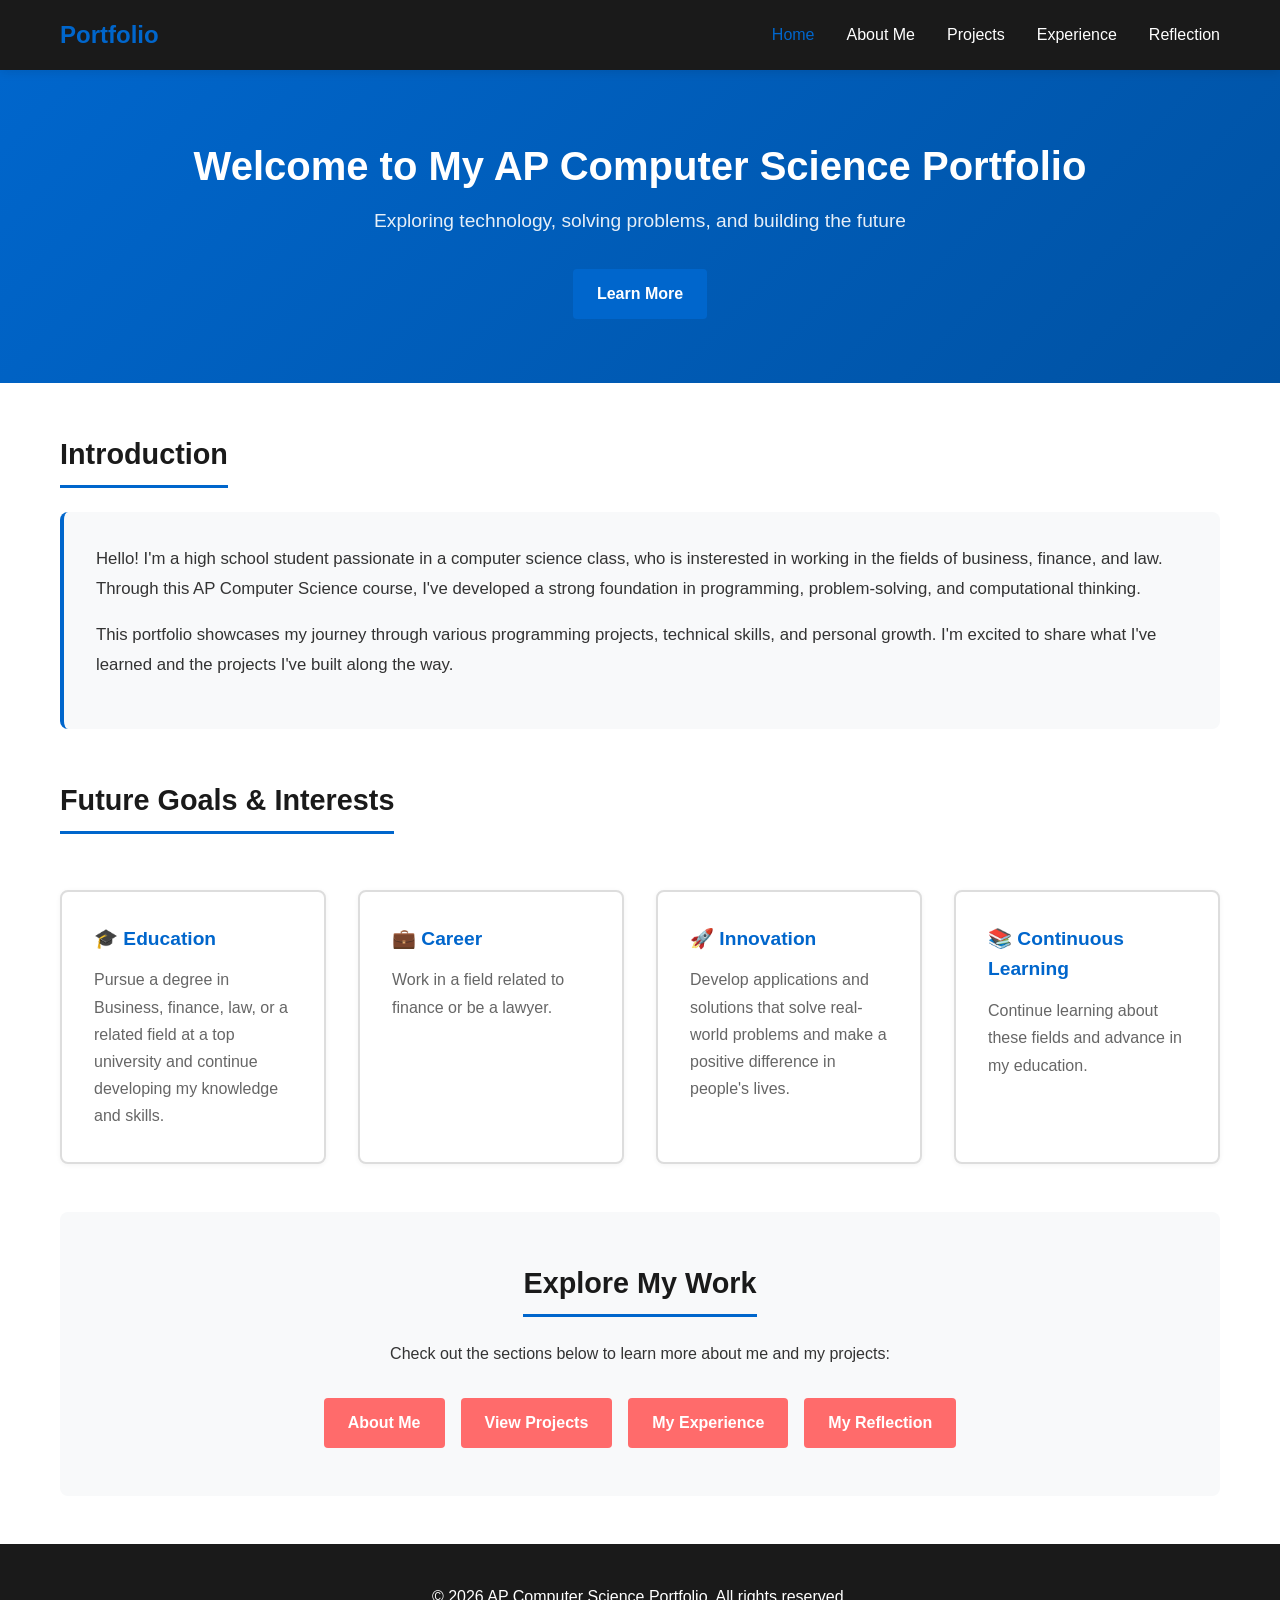
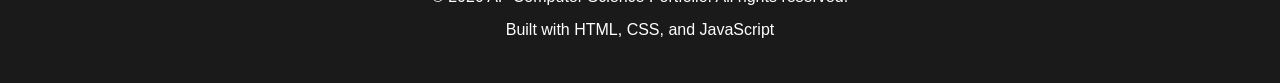
<file: index.html>
<!DOCTYPE html>
<html lang="en">
<head>
    <meta charset="UTF-8">
    <meta name="viewport" content="width=device-width, initial-scale=1.0">
    <title>Home - AP Computer Science Portfolio</title>
    <link rel="stylesheet" href="styles.css">
</head>
<body>
    <nav class="navbar">
        <div class="container">
            <div class="logo">Portfolio</div>
            <ul class="nav-links">
                <li><a href="index.html" class="active">Home</a></li>
                <li><a href="about.html">About Me</a></li>
                <li><a href="projects.html">Projects</a></li>
                <li><a href="experience.html">Experience</a></li>
                <li><a href="reflection.html">Reflection</a></li>
            </ul>
        </div>
    </nav>

    <header class="hero">
        <div class="container">
            <h1>Welcome to My AP Computer Science Portfolio</h1>
            <p class="tagline">Exploring technology, solving problems, and building the future</p>
            <a href="#introduction" class="btn btn-primary">Learn More</a>
        </div>
    </header>

    <main class="container">
        <section id="introduction" class="intro-section">
            <h2>Introduction</h2>
            <div class="intro-content">
                <p>
                    Hello! I'm a high school student passionate in a computer science class, who is insterested in working in the fields of business, finance, and law. 
                    Through this AP Computer Science course, I've developed a strong foundation in programming, 
                    problem-solving, and computational thinking.
                </p>
                <p>
                    This portfolio showcases my journey through various programming projects, technical skills, 
                    and personal growth. I'm excited to share what I've learned and the projects I've built along the way.
                </p>
            </div>
        </section>

        <section class="goals-section">
            <h2>Future Goals & Interests</h2>
            <div class="goals-grid">
                <div class="goal-card">
                    <h3>🎓 Education</h3>
                    <p>Pursue a degree in Business, finance, law, or a related field at a top university and continue developing my knowledge and skills.</p>
                </div>
                <div class="goal-card">
                    <h3>💼 Career</h3>
                    <p>Work in a field related to finance or be a lawyer.</p>
                </div>
                <div class="goal-card">
                    <h3>🚀 Innovation</h3>
                    <p>Develop applications and solutions that solve real-world problems and make a positive difference in people's lives.</p>
                </div>
                <div class="goal-card">
                    <h3>📚 Continuous Learning</h3>
                    <p>Continue learning about these fields and advance in my education.</p>
                </div>
            </div>
        </section>

        <section class="cta-section">
            <h2>Explore My Work</h2>
            <p>Check out the sections below to learn more about me and my projects:</p>
            <div class="cta-buttons">
                <a href="about.html" class="btn btn-secondary">About Me</a>
                <a href="projects.html" class="btn btn-secondary">View Projects</a>
                <a href="experience.html" class="btn btn-secondary">My Experience</a>
                <a href="reflection.html" class="btn btn-secondary">My Reflection</a>
            </div>
        </section>
    </main>

    <footer class="footer">
        <div class="container">
            <p>&copy; 2026 AP Computer Science Portfolio. All rights reserved.</p>
            <p>Built with HTML, CSS, and JavaScript</p>
        </div>
    </footer>
</body>
</html>
</file>
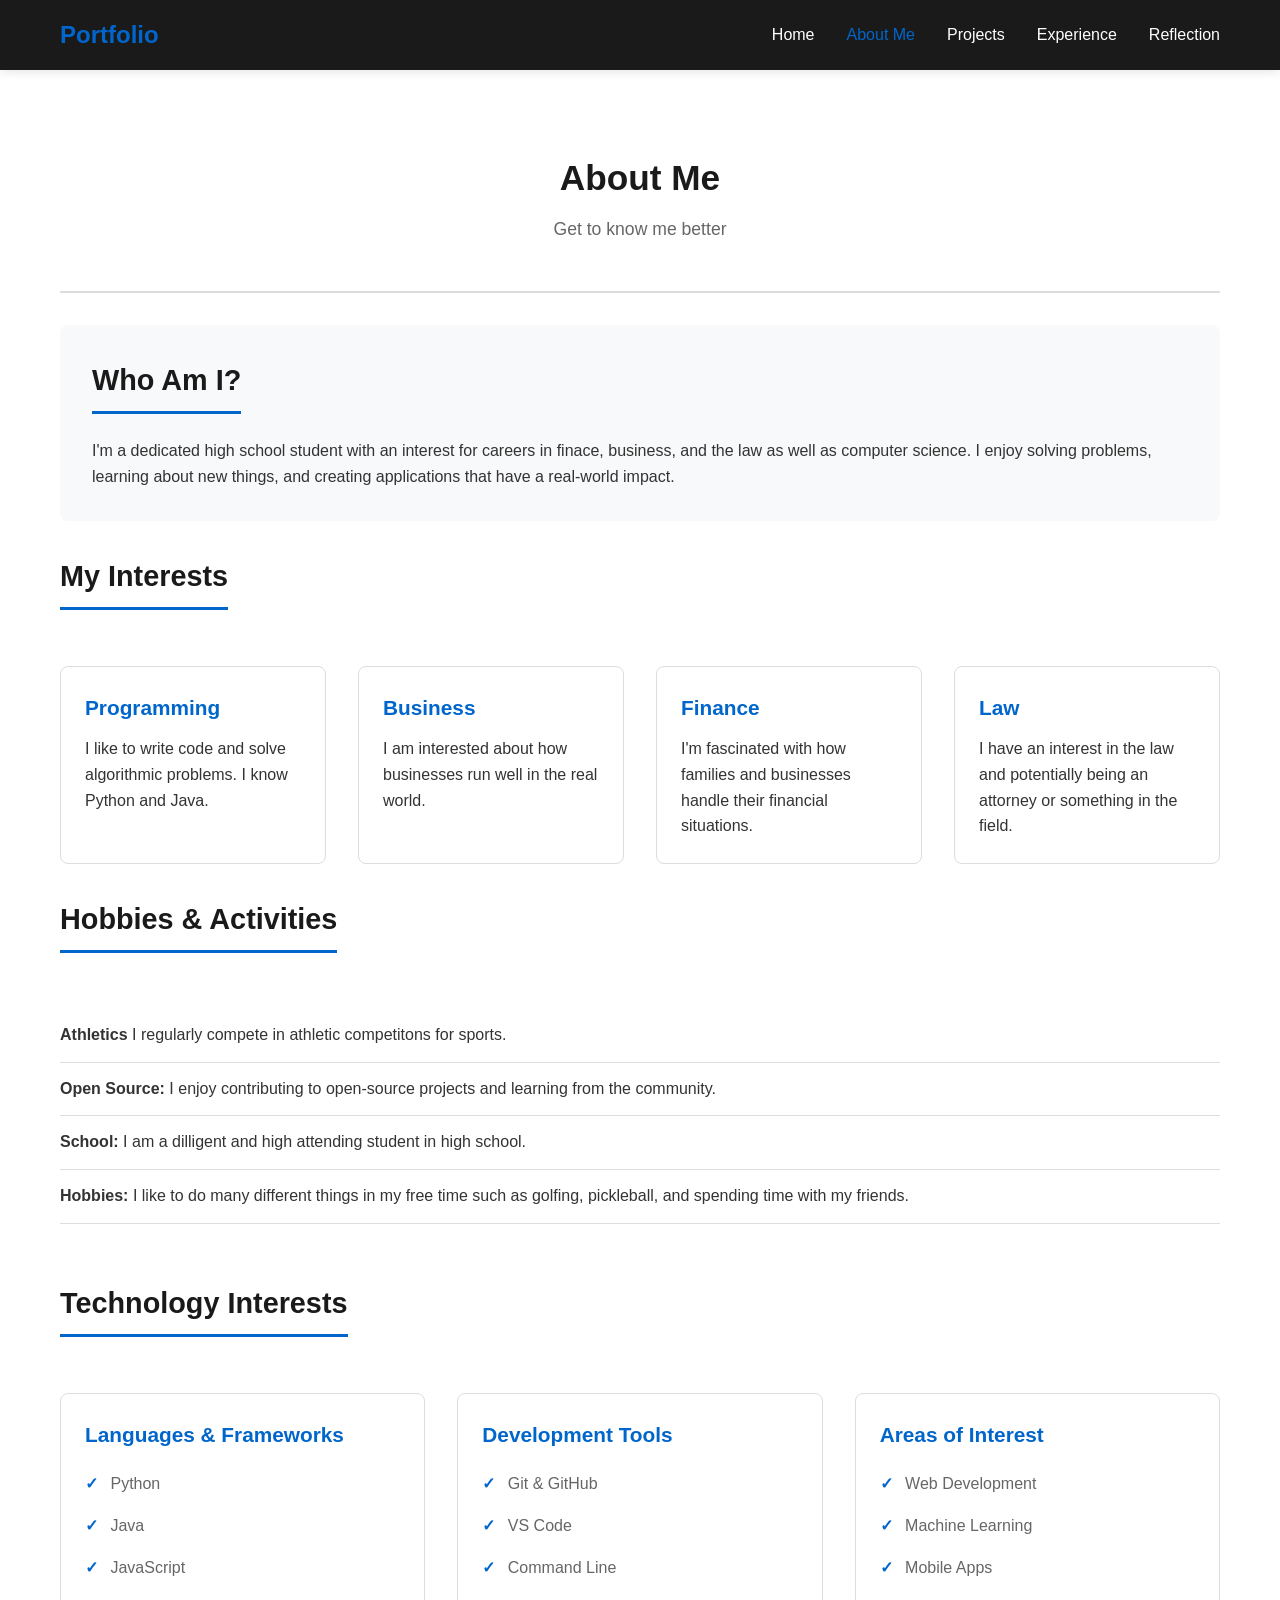
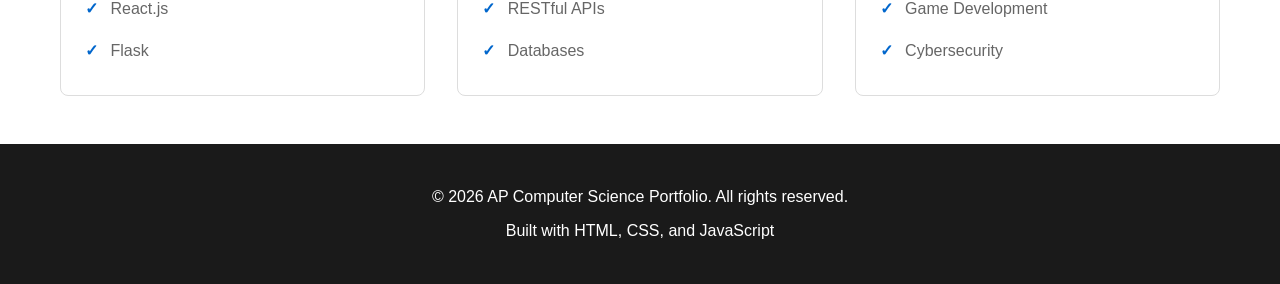
<file: about.html>
<!DOCTYPE html>
<html lang="en">
<head>
    <meta charset="UTF-8">
    <meta name="viewport" content="width=device-width, initial-scale=1.0">
    <title>About Me - AP Computer Science Portfolio</title>
    <link rel="stylesheet" href="styles.css">
</head>
<body>
    <nav class="navbar">
        <div class="container">
            <div class="logo">Portfolio</div>
            <ul class="nav-links">
                <li><a href="index.html">Home</a></li>
                <li><a href="about.html" class="active">About Me</a></li>
                <li><a href="projects.html">Projects</a></li>
                <li><a href="experience.html">Experience</a></li>
                <li><a href="reflection.html">Reflection</a></li>
            </ul>
        </div>
    </nav>

    <main class="container">
        <section class="page-header">
            <h1>About Me</h1>
            <p class="subtitle">Get to know me better</p>
        </section>

        <section class="about-content">
            <div class="about-intro">
                <h2>Who Am I?</h2>
                <p>
                    I'm a dedicated high school student with an interest for careers in finace, business, and the law as well as computer science. 
                    I enjoy solving problems, learning about new things, and creating applications 
                    that have a real-world impact.
                </p>
            </div>

            <section class="interests-section">
                <h2>My Interests</h2>
                <div class="interests-grid">
                    <div class="interest-card">
                        <h3>Programming</h3>
                        <p>I like to write code and solve algorithmic problems. I know Python and Java.</p>
                    </div>
                    <div class="interest-card">
                        <h3>Business</h3>
                        <p>I am interested about how businesses run well in the real world.</p></p>
                    </div>
                    <div class="interest-card">
                        <h3>Finance</h3>
                        <p>I'm fascinated with how families and businesses handle their financial situations.</p>
                    </div>
                    <div class="interest-card">
                        <h3>Law</h3>
                        <p>I have an interest in the law and potentially being an attorney or something in the field.</p>
                    </div>
                </div>
            </section>

            <section class="hobbies-section">
                <h2>Hobbies & Activities</h2>
                <ul class="hobbies-list">
                    <li><strong>Athletics</strong> I regularly compete in athletic competitons for sports.</li>
                    <li><strong>Open Source:</strong> I enjoy contributing to open-source projects and learning from the community.</li>
                    <li><strong>School:</strong> I am a dilligent and high attending student in high school.</li>
                    <li><strong>Hobbies:</strong> I like to do many different things in my free time such as golfing, pickleball, and spending time with my friends.</li>
                    <li><strong></strong></li>
                </ul>
            </section>

            <section class="tech-interests-section">
                <h2>Technology Interests</h2>
                <div class="tech-categories">
                    <div class="tech-category">
                        <h3>Languages & Frameworks</h3>
                        <ul>
                            <li>Python</li>
                            <li>Java</li>
                            <li>JavaScript</li>
                            <li>React.js</li>
                            <li>Flask</li>
                        </ul>
                    </div>
                    <div class="tech-category">
                        <h3>Development Tools</h3>
                        <ul>
                            <li>Git & GitHub</li>
                            <li>VS Code</li>
                            <li>Command Line</li>
                            <li>RESTful APIs</li>
                            <li>Databases</li>
                        </ul>
                    </div>
                    <div class="tech-category">
                        <h3>Areas of Interest</h3>
                        <ul>
                            <li>Web Development</li>
                            <li>Machine Learning</li>
                            <li>Mobile Apps</li>
                            <li>Game Development</li>
                            <li>Cybersecurity</li>
                        </ul>
                    </div>
                </div>
            </section>
        </section>
    </main>

    <footer class="footer">
        <div class="container">
            <p>&copy; 2026 AP Computer Science Portfolio. All rights reserved.</p>
            <p>Built with HTML, CSS, and JavaScript</p>
        </div>
    </footer>
</body>
</html>
</file>
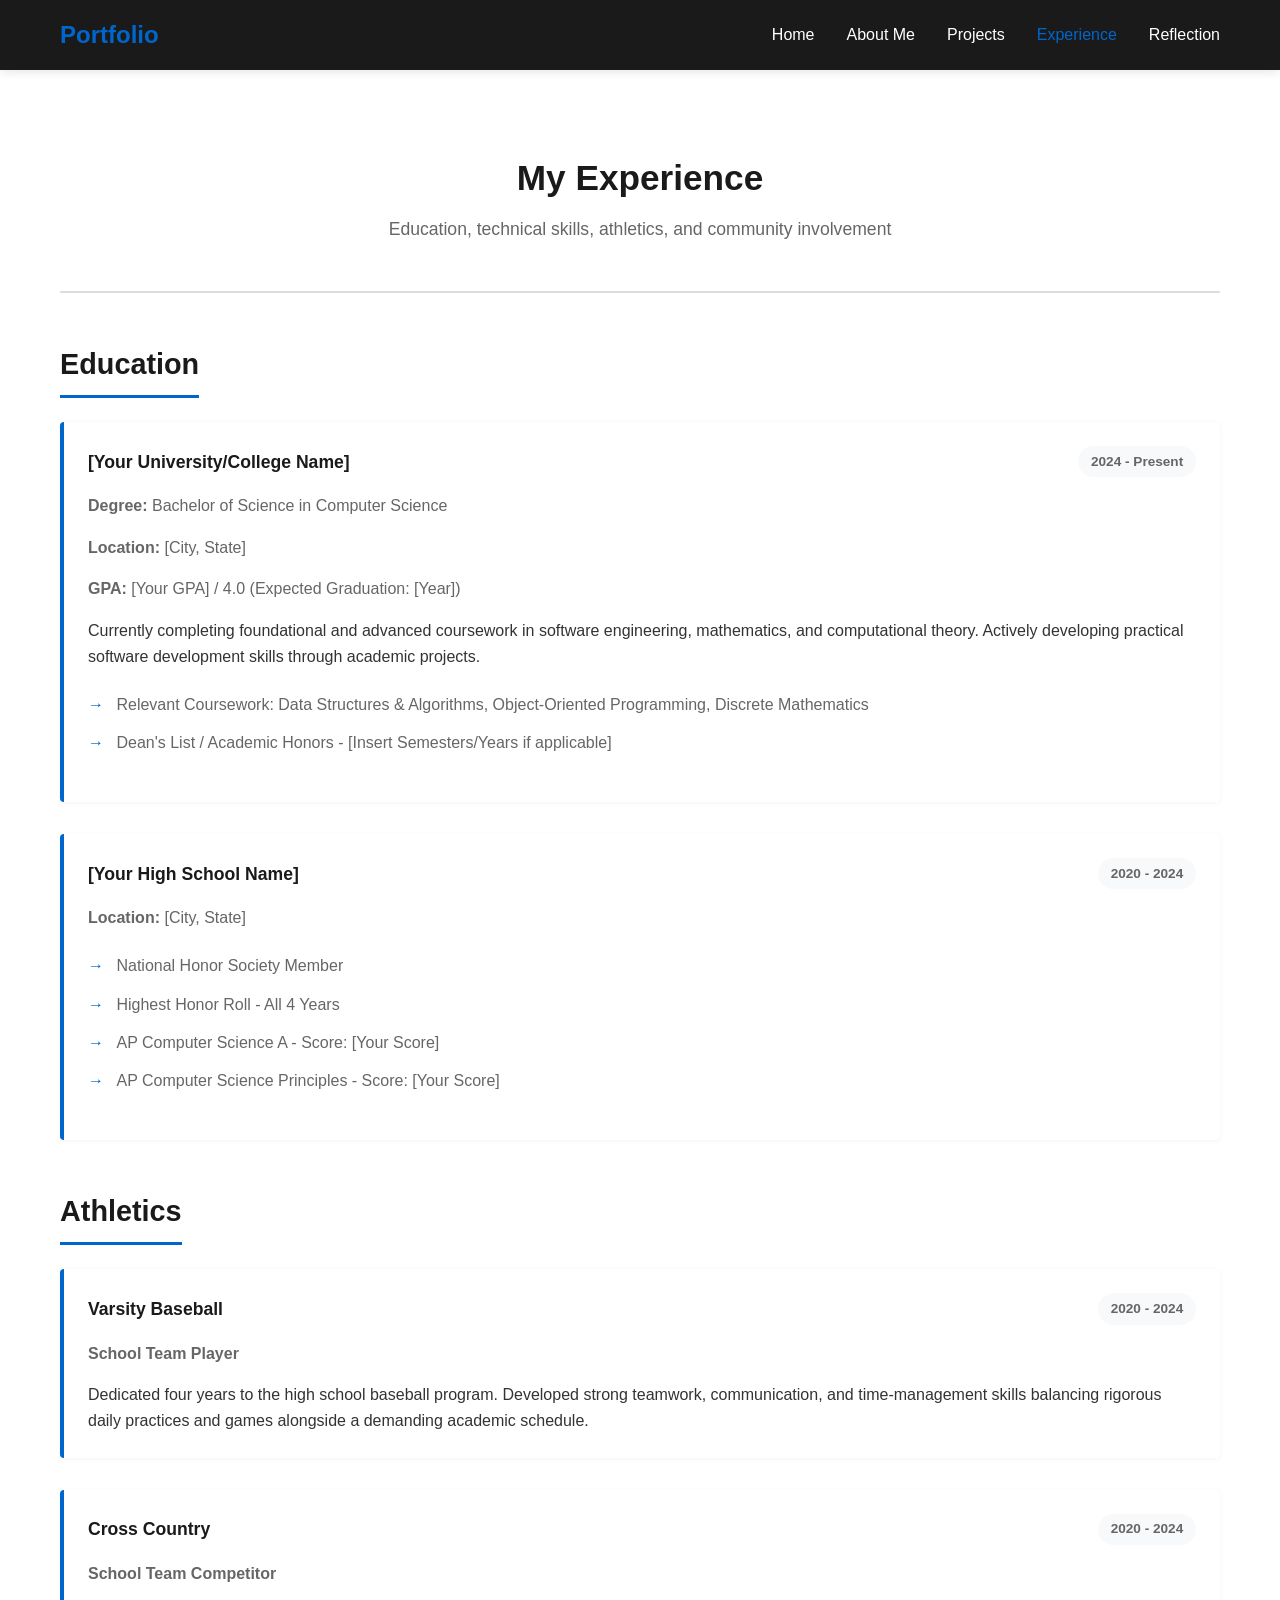
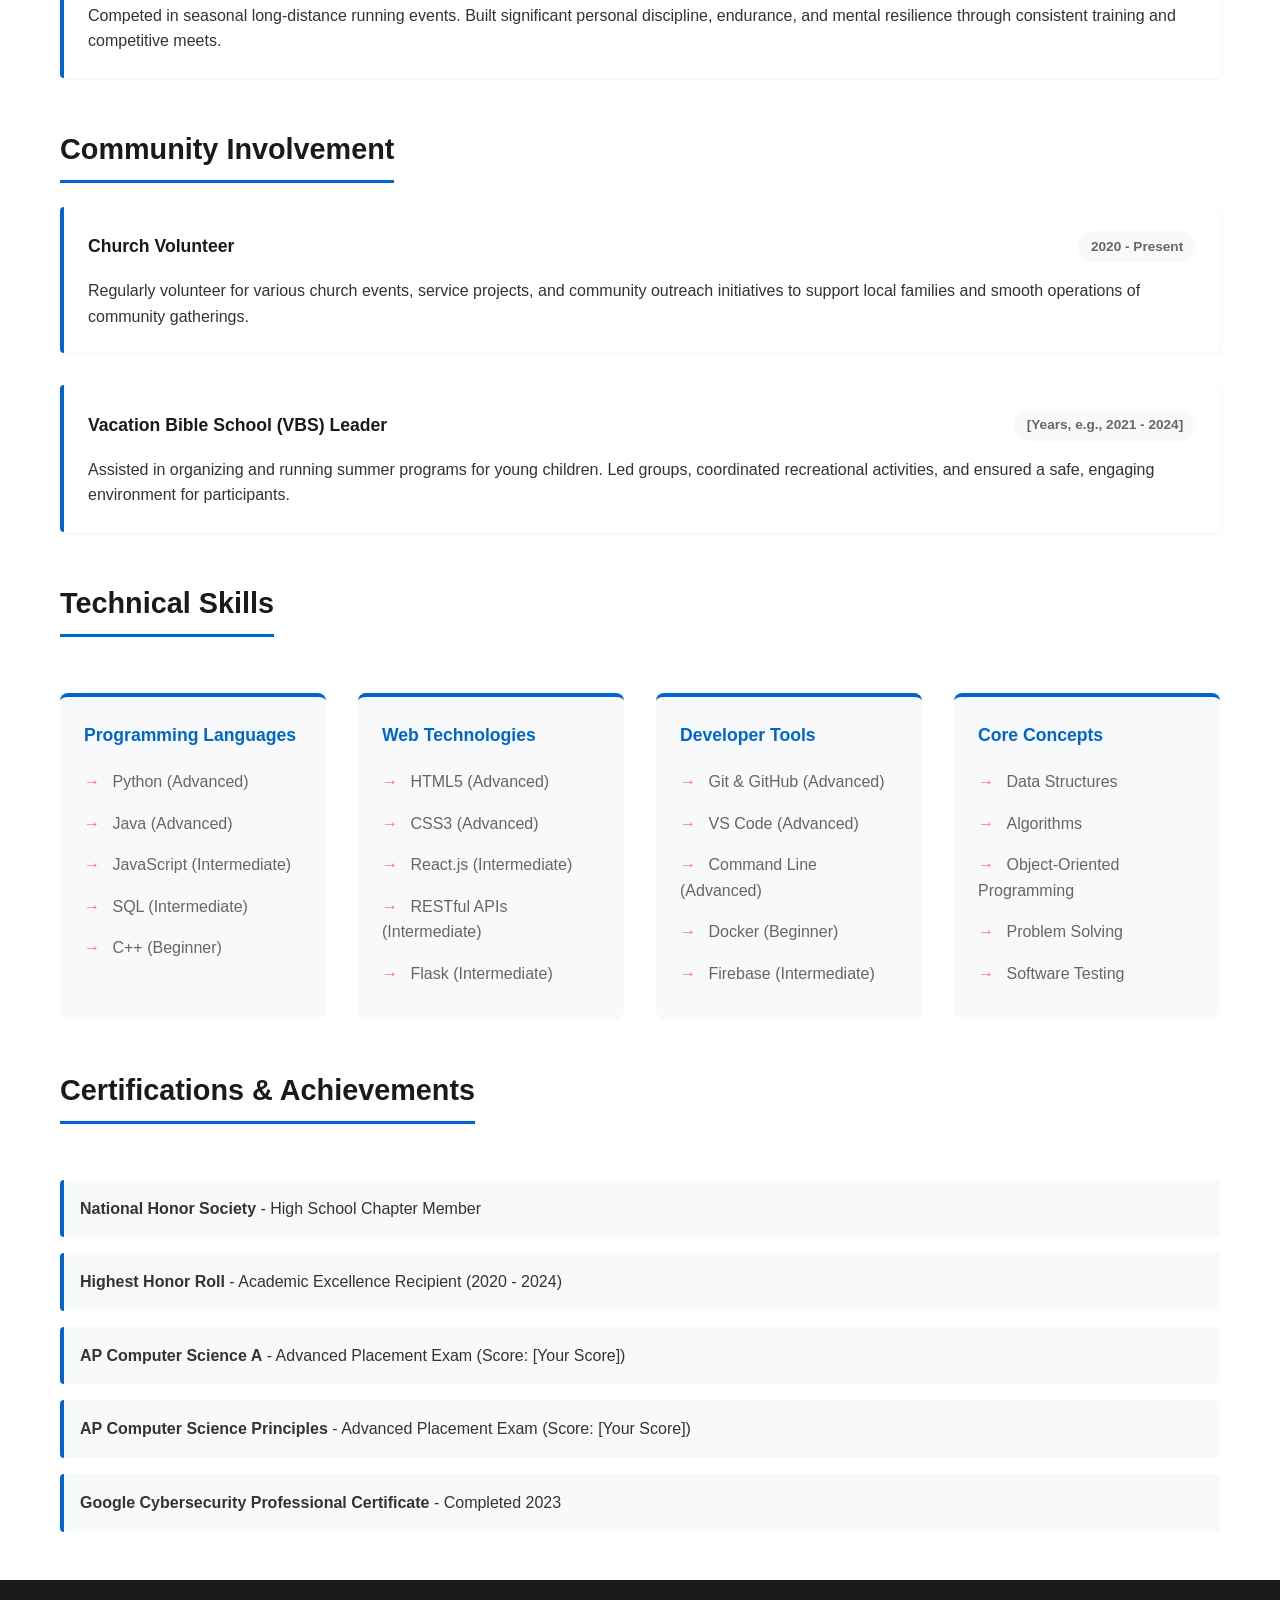
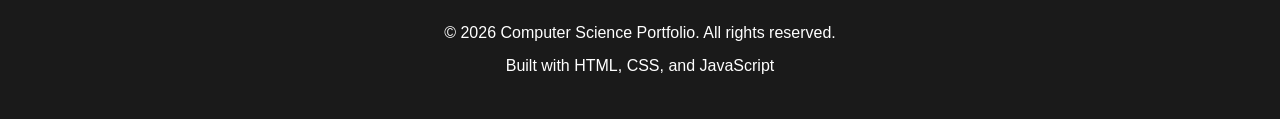
<file: experience.html>
<!DOCTYPE html>
<html lang="en">
<head>
    <meta charset="UTF-8">
    <meta name="viewport" content="width=device-width, initial-scale=1.0">
    <title>Experience - Computer Science Portfolio</title>
    <link rel="stylesheet" href="styles.css">
</head>
<body>
    <nav class="navbar">
        <div class="container">
            <div class="logo">Portfolio</div>
            <ul class="nav-links">
                <li><a href="index.html">Home</a></li>
                <li><a href="about.html">About Me</a></li>
                <li><a href="projects.html">Projects</a></li>
                <li><a href="experience.html" class="active">Experience</a></li>
                <li><a href="reflection.html">Reflection</a></li>
            </ul>
        </div>
    </nav>

    <main class="container">
        <section class="page-header">
            <h1>My Experience</h1>
            <p class="subtitle">Education, technical skills, athletics, and community involvement</p>
        </section>

        <!-- Education Section -->
        <section class="experience-section">
            <h2>Education</h2>
            
            <div class="experience-item">
                <div class="experience-header">
                    <h3>[Your University/College Name]</h3>
                    <span class="year">2024 - Present</span>
                </div>
                <p class="details"><strong>Degree:</strong> Bachelor of Science in Computer Science</p>
                <p class="details"><strong>Location:</strong> [City, State]</p>
                <p class="details"><strong>GPA:</strong> [Your GPA] / 4.0 (Expected Graduation: [Year])</p>
                <p>Currently completing foundational and advanced coursework in software engineering, mathematics, and computational theory. Actively developing practical software development skills through academic projects.</p>
                <ul class="highlights">
                    <li>Relevant Coursework: Data Structures & Algorithms, Object-Oriented Programming, Discrete Mathematics</li>
                    <li>Dean's List / Academic Honors - [Insert Semesters/Years if applicable]</li>
                </ul>
            </div>

            <div class="experience-item">
                <div class="experience-header">
                    <h3>[Your High School Name]</h3>
                    <span class="year">2020 - 2024</span>
                </div>
                <p class="details"><strong>Location:</strong> [City, State]</p>
                <ul class="highlights">
                    <li>National Honor Society Member</li>
                    <li>Highest Honor Roll - All 4 Years</li>
                    <li>AP Computer Science A - Score: [Your Score]</li>
                    <li>AP Computer Science Principles - Score: [Your Score]</li>
                </ul>
            </div>
        </section>

        <!-- Athletics Section -->
        <section class="experience-section">
            <h2>Athletics</h2>
            
            <div class="experience-item">
                <div class="experience-header">
                    <h3>Varsity Baseball</h3>
                    <span class="year">2020 - 2024</span>
                </div>
                <p class="details"><strong>School Team Player</strong></p>
                <p>Dedicated four years to the high school baseball program. Developed strong teamwork, communication, and time-management skills balancing rigorous daily practices and games alongside a demanding academic schedule.</p>
            </div>

            <div class="experience-item">
                <div class="experience-header">
                    <h3>Cross Country</h3>
                    <span class="year">2020 - 2024</span>
                </div>
                <p class="details"><strong>School Team Competitor</strong></p>
                <p>Competed in seasonal long-distance running events. Built significant personal discipline, endurance, and mental resilience through consistent training and competitive meets.</p>
            </div>
        </section>

        <!-- Community Involvement Section -->
        <section class="experience-section">
            <h2>Community Involvement</h2>
            
            <div class="experience-item">
                <div class="experience-header">
                    <h3>Church Volunteer</h3>
                    <span class="year">2020 - Present</span>
                </div>
                <p>Regularly volunteer for various church events, service projects, and community outreach initiatives to support local families and smooth operations of community gatherings.</p>
            </div>

            <div class="experience-item">
                <div class="experience-header">
                    <h3>Vacation Bible School (VBS) Leader</h3>
                    <span class="year">[Years, e.g., 2021 - 2024]</span>
                </div>
                <p>Assisted in organizing and running summer programs for young children. Led groups, coordinated recreational activities, and ensured a safe, engaging environment for participants.</p>
            </div>
        </section>

        <!-- Technical Skills Section -->
        <section class="experience-section">
            <h2>Technical Skills</h2>
            
            <div class="skills-grid">
                <div class="skill-category">
                    <h3>Programming Languages</h3>
                    <ul class="skill-list">
                        <li>Python (Advanced)</li>
                        <li>Java (Advanced)</li>
                        <li>JavaScript (Intermediate)</li>
                        <li>SQL (Intermediate)</li>
                        <li>C++ (Beginner)</li>
                    </ul>
                </div>

                <div class="skill-category">
                    <h3>Web Technologies</h3>
                    <ul class="skill-list">
                        <li>HTML5 (Advanced)</li>
                        <li>CSS3 (Advanced)</li>
                        <li>React.js (Intermediate)</li>
                        <li>RESTful APIs (Intermediate)</li>
                        <li>Flask (Intermediate)</li>
                    </ul>
                </div>

                <div class="skill-category">
                    <h3>Developer Tools</h3>
                    <ul class="skill-list">
                        <li>Git & GitHub (Advanced)</li>
                        <li>VS Code (Advanced)</li>
                        <li>Command Line (Advanced)</li>
                        <li>Docker (Beginner)</li>
                        <li>Firebase (Intermediate)</li>
                    </ul>
                </div>

                <div class="skill-category">
                    <h3>Core Concepts</h3>
                    <ul class="skill-list">
                        <li>Data Structures</li>
                        <li>Algorithms</li>
                        <li>Object-Oriented Programming</li>
                        <li>Problem Solving</li>
                        <li>Software Testing</li>
                    </ul>
                </div>
            </div>
        </section>

        <!-- Certifications Section -->
        <section class="experience-section">
            <h2>Certifications & Achievements</h2>
            
            <ul class="achievements-list">
                <li>
                    <strong>National Honor Society</strong> - High School Chapter Member
                </li>
                <li>
                    <strong>Highest Honor Roll</strong> - Academic Excellence Recipient (2020 - 2024)
                </li>
                <li>
                    <strong>AP Computer Science A</strong> - Advanced Placement Exam (Score: [Your Score])
                </li>
                <li>
                    <strong>AP Computer Science Principles</strong> - Advanced Placement Exam (Score: [Your Score])
                </li>
                <li>
                    <strong>Google Cybersecurity Professional Certificate</strong> - Completed 2023
                </li>
            </ul>
        </section>
    </main>

    <footer class="footer">
        <div class="container">
            <p>&copy; 2026 Computer Science Portfolio. All rights reserved.</p>
            <p>Built with HTML, CSS, and JavaScript</p>
        </div>
    </footer>
</body>
</html>
</file>
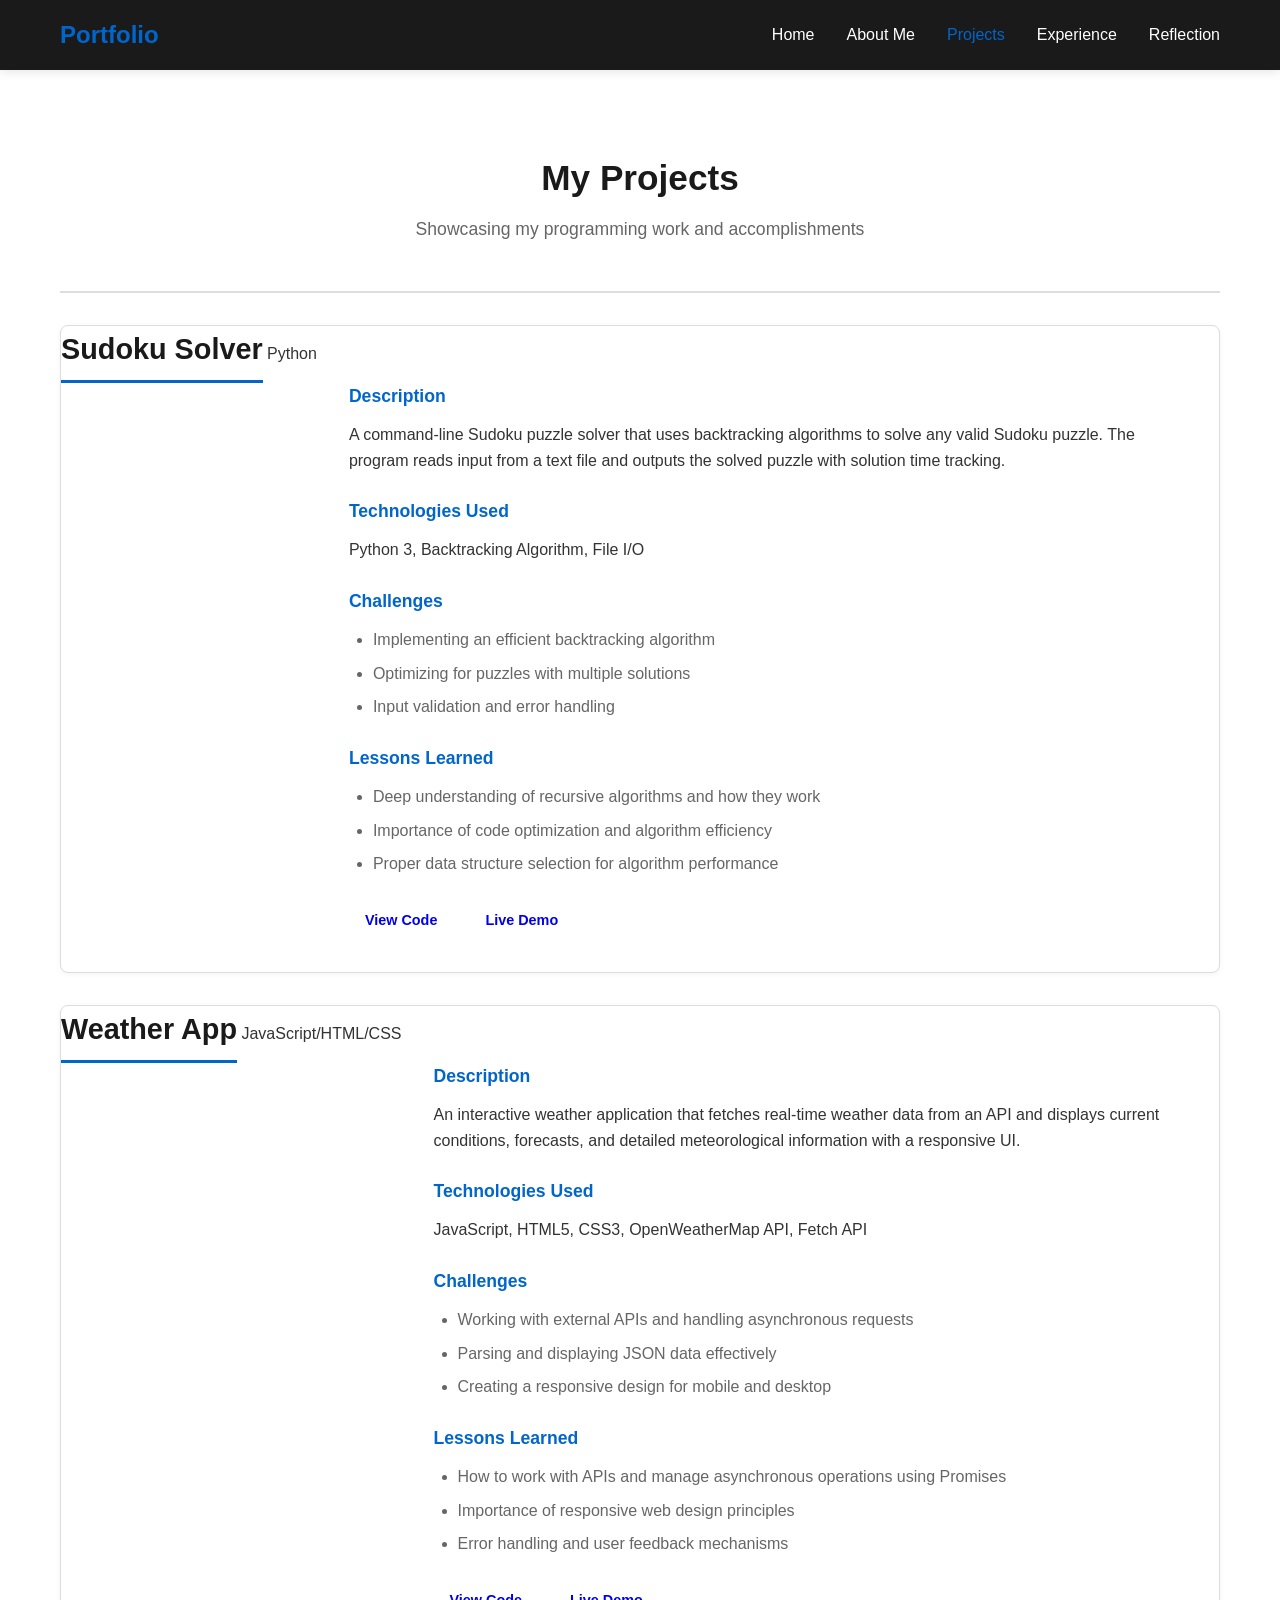
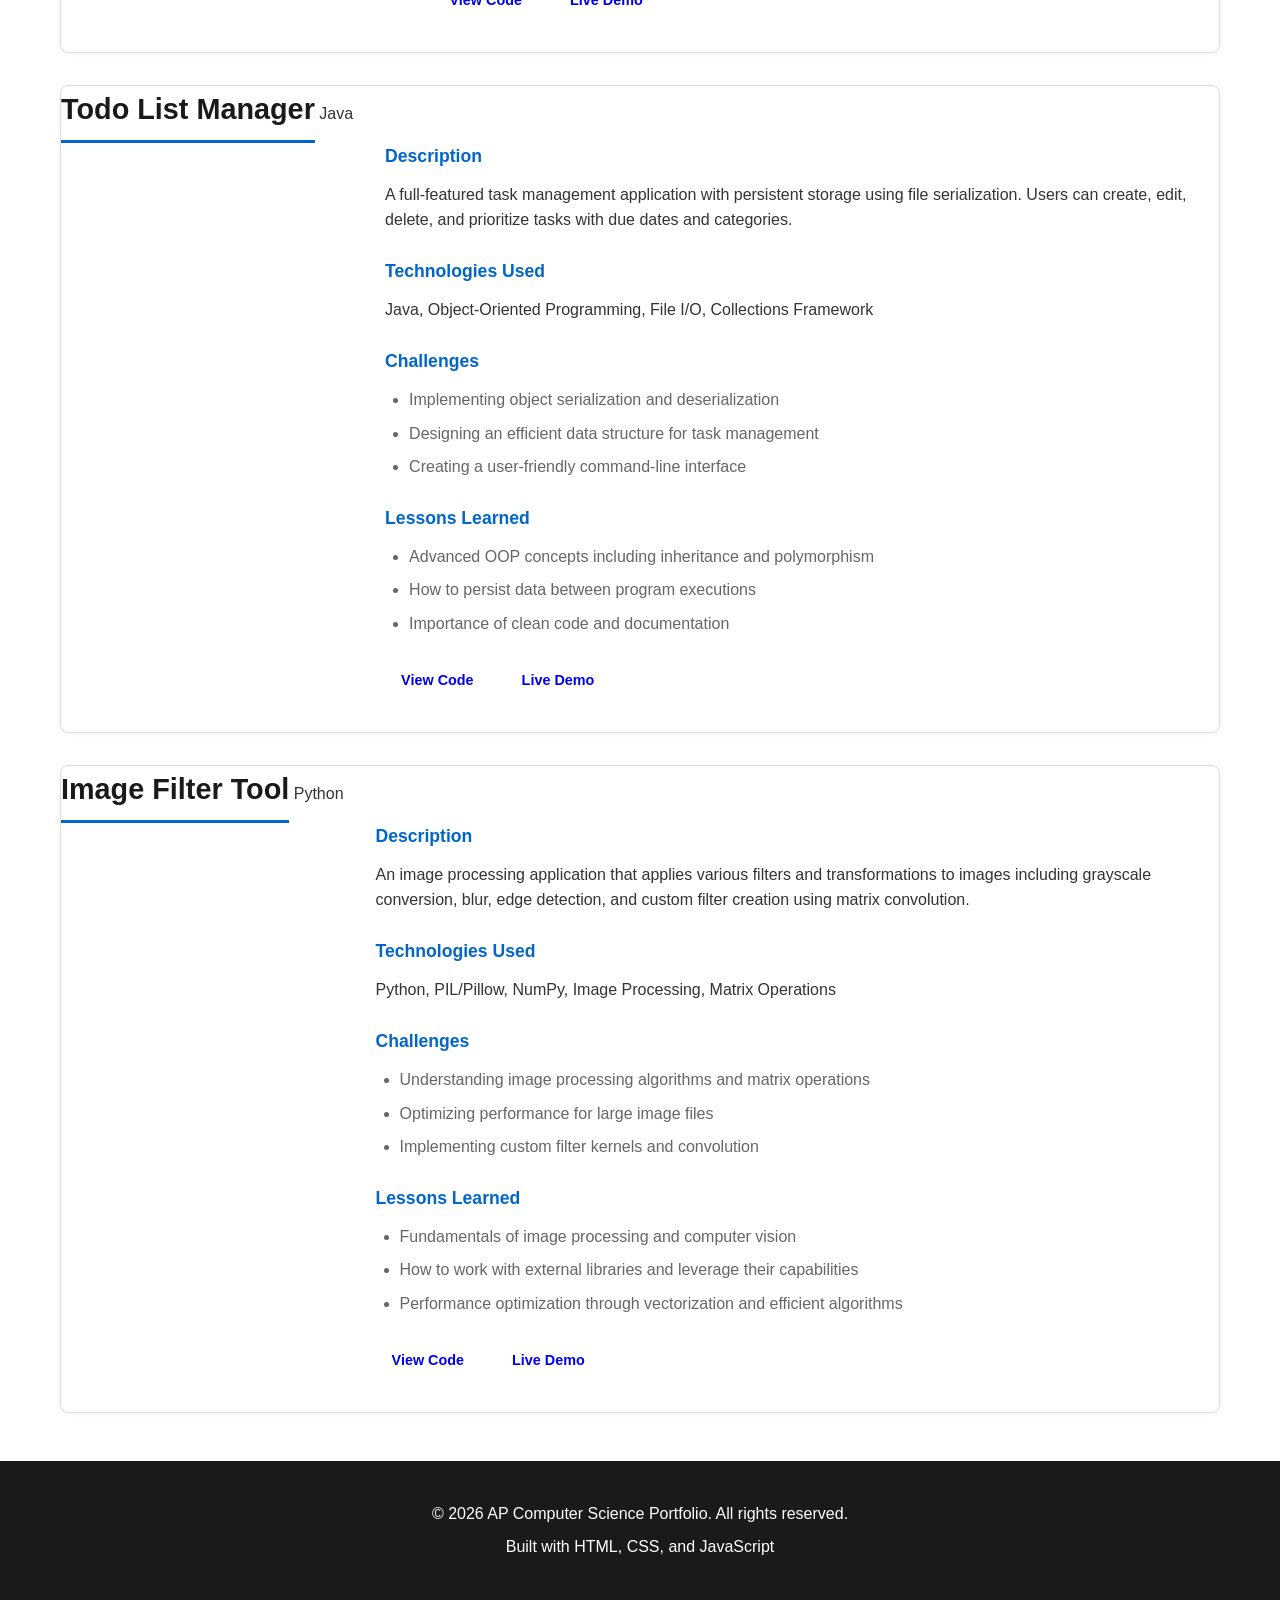
<file: projects.html>
<!DOCTYPE html>
<html lang="en">
<head>
    <meta charset="UTF-8">
    <meta name="viewport" content="width=device-width, initial-scale=1.0">
    <title>Projects - AP Computer Science Portfolio</title>
    <link rel="stylesheet" href="styles.css">
</head>
<body>
    <nav class="navbar">
        <div class="container">
            <div class="logo">Portfolio</div>
            <ul class="nav-links">
                <li><a href="index.html">Home</a></li>
                <li><a href="about.html">About Me</a></li>
                <li><a href="projects.html" class="active">Projects</a></li>
                <li><a href="experience.html">Experience</a></li>
                <li><a href="reflection.html">Reflection</a></li>
            </ul>
        </div>
    </nav>

    <main class="container">
        <section class="page-header">
            <h1>My Projects</h1>
            <p class="subtitle">Showcasing my programming work and accomplishments</p>
        </section>

        <section class="projects-grid">
            <!-- Project 1 -->
            <article class="project-card">
                <div class="project-header">
                    <h2>Sudoku Solver</h2>
                    <span class="project-type">Python</span>
                </div>
                <div class="project-content">
                    <h3>Description</h3>
                    <p>
                        A command-line Sudoku puzzle solver that uses backtracking algorithms to solve any valid Sudoku puzzle. 
                        The program reads input from a text file and outputs the solved puzzle with solution time tracking.
                    </p>
                    
                    <h3>Technologies Used</h3>
                    <p>Python 3, Backtracking Algorithm, File I/O</p>
                    
                    <h3>Challenges</h3>
                    <ul>
                        <li>Implementing an efficient backtracking algorithm</li>
                        <li>Optimizing for puzzles with multiple solutions</li>
                        <li>Input validation and error handling</li>
                    </ul>
                    
                    <h3>Lessons Learned</h3>
                    <ul>
                        <li>Deep understanding of recursive algorithms and how they work</li>
                        <li>Importance of code optimization and algorithm efficiency</li>
                        <li>Proper data structure selection for algorithm performance</li>
                    </ul>
                    
                    <div class="project-links">
                        <a href="#" class="btn btn-small">View Code</a>
                        <a href="#" class="btn btn-small">Live Demo</a>
                    </div>
                </div>
            </article>

            <!-- Project 2 -->
            <article class="project-card">
                <div class="project-header">
                    <h2>Weather App</h2>
                    <span class="project-type">JavaScript/HTML/CSS</span>
                </div>
                <div class="project-content">
                    <h3>Description</h3>
                    <p>
                        An interactive weather application that fetches real-time weather data from an API and displays 
                        current conditions, forecasts, and detailed meteorological information with a responsive UI.
                    </p>
                    
                    <h3>Technologies Used</h3>
                    <p>JavaScript, HTML5, CSS3, OpenWeatherMap API, Fetch API</p>
                    
                    <h3>Challenges</h3>
                    <ul>
                        <li>Working with external APIs and handling asynchronous requests</li>
                        <li>Parsing and displaying JSON data effectively</li>
                        <li>Creating a responsive design for mobile and desktop</li>
                    </ul>
                    
                    <h3>Lessons Learned</h3>
                    <ul>
                        <li>How to work with APIs and manage asynchronous operations using Promises</li>
                        <li>Importance of responsive web design principles</li>
                        <li>Error handling and user feedback mechanisms</li>
                    </ul>
                    
                    <div class="project-links">
                        <a href="#" class="btn btn-small">View Code</a>
                        <a href="#" class="btn btn-small">Live Demo</a>
                    </div>
                </div>
            </article>

            <!-- Project 3 -->
            <article class="project-card">
                <div class="project-header">
                    <h2>Todo List Manager</h2>
                    <span class="project-type">Java</span>
                </div>
                <div class="project-content">
                    <h3>Description</h3>
                    <p>
                        A full-featured task management application with persistent storage using file serialization. 
                        Users can create, edit, delete, and prioritize tasks with due dates and categories.
                    </p>
                    
                    <h3>Technologies Used</h3>
                    <p>Java, Object-Oriented Programming, File I/O, Collections Framework</p>
                    
                    <h3>Challenges</h3>
                    <ul>
                        <li>Implementing object serialization and deserialization</li>
                        <li>Designing an efficient data structure for task management</li>
                        <li>Creating a user-friendly command-line interface</li>
                    </ul>
                    
                    <h3>Lessons Learned</h3>
                    <ul>
                        <li>Advanced OOP concepts including inheritance and polymorphism</li>
                        <li>How to persist data between program executions</li>
                        <li>Importance of clean code and documentation</li>
                    </ul>
                    
                    <div class="project-links">
                        <a href="#" class="btn btn-small">View Code</a>
                        <a href="#" class="btn btn-small">Live Demo</a>
                    </div>
                </div>
            </article>

            <!-- Project 4 -->
            <article class="project-card">
                <div class="project-header">
                    <h2>Image Filter Tool</h2>
                    <span class="project-type">Python</span>
                </div>
                <div class="project-content">
                    <h3>Description</h3>
                    <p>
                        An image processing application that applies various filters and transformations to images including 
                        grayscale conversion, blur, edge detection, and custom filter creation using matrix convolution.
                    </p>
                    
                    <h3>Technologies Used</h3>
                    <p>Python, PIL/Pillow, NumPy, Image Processing, Matrix Operations</p>
                    
                    <h3>Challenges</h3>
                    <ul>
                        <li>Understanding image processing algorithms and matrix operations</li>
                        <li>Optimizing performance for large image files</li>
                        <li>Implementing custom filter kernels and convolution</li>
                    </ul>
                    
                    <h3>Lessons Learned</h3>
                    <ul>
                        <li>Fundamentals of image processing and computer vision</li>
                        <li>How to work with external libraries and leverage their capabilities</li>
                        <li>Performance optimization through vectorization and efficient algorithms</li>
                    </ul>
                    
                    <div class="project-links">
                        <a href="#" class="btn btn-small">View Code</a>
                        <a href="#" class="btn btn-small">Live Demo</a>
                    </div>
                </div>
            </article>
        </section>
    </main>

    <footer class="footer">
        <div class="container">
            <p>&copy; 2026 AP Computer Science Portfolio. All rights reserved.</p>
            <p>Built with HTML, CSS, and JavaScript</p>
        </div>
    </footer>
</body>
</html>
</file>
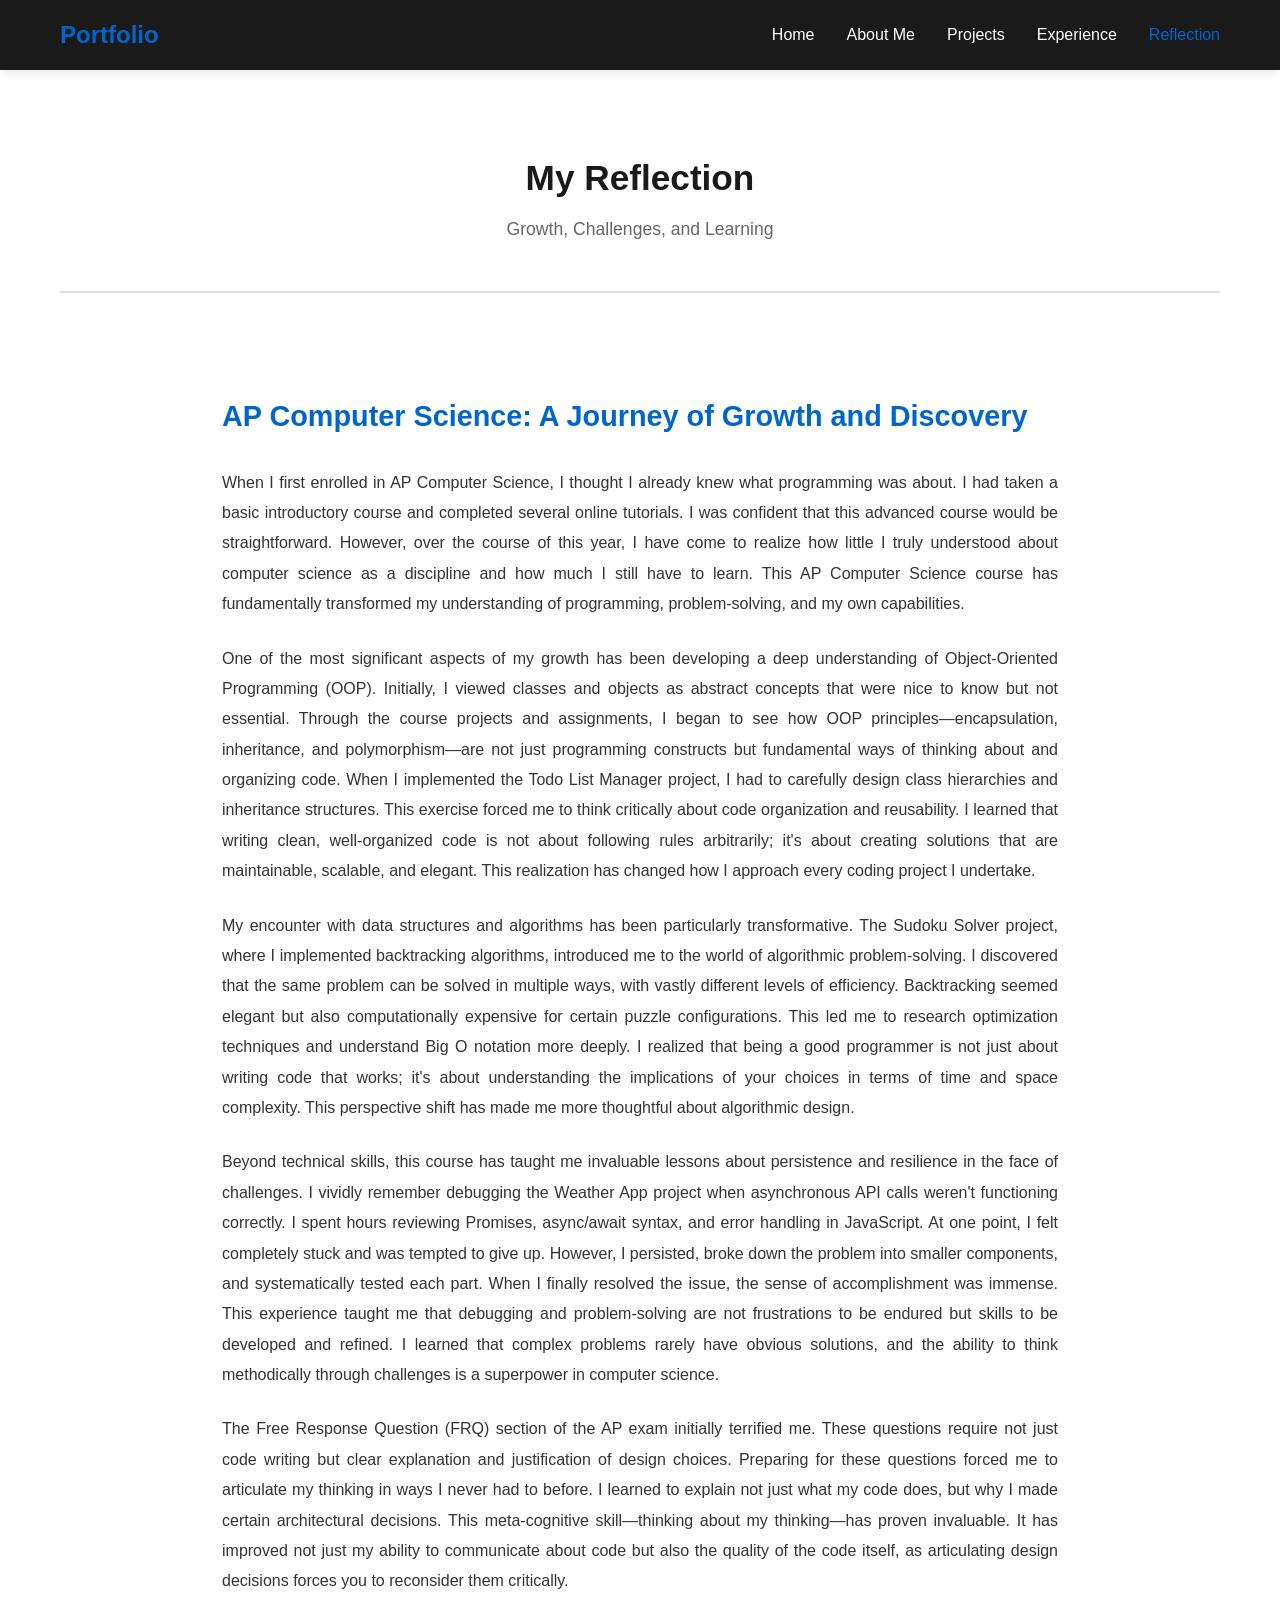
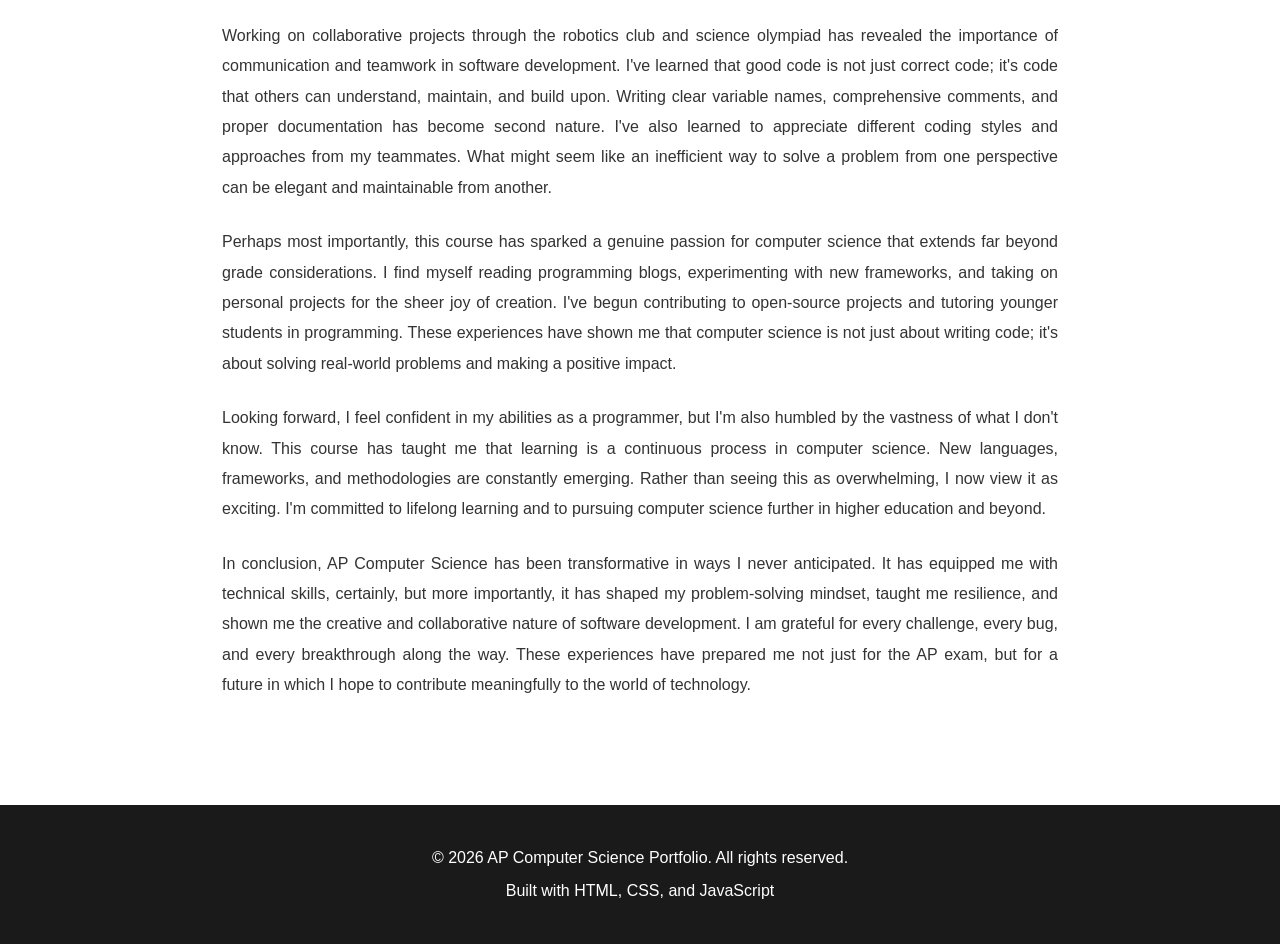
<file: reflection.html>
<!DOCTYPE html>
<html lang="en">
<head>
    <meta charset="UTF-8">
    <meta name="viewport" content="width=device-width, initial-scale=1.0">
    <title>Reflection - AP Computer Science Portfolio</title>
    <link rel="stylesheet" href="styles.css">
</head>
<body>
    <nav class="navbar">
        <div class="container">
            <div class="logo">Portfolio</div>
            <ul class="nav-links">
                <li><a href="index.html">Home</a></li>
                <li><a href="about.html">About Me</a></li>
                <li><a href="projects.html">Projects</a></li>
                <li><a href="experience.html">Experience</a></li>
                <li><a href="reflection.html" class="active">Reflection</a></li>
            </ul>
        </div>
    </nav>

    <main class="container">
        <section class="page-header">
            <h1>My Reflection</h1>
            <p class="subtitle">Growth, Challenges, and Learning</p>
        </section>

        <section class="reflection-content">
            <article class="reflection-essay">
                <h2>AP Computer Science: A Journey of Growth and Discovery</h2>
                
                <p>
                    When I first enrolled in AP Computer Science, I thought I already knew what programming was about. 
                    I had taken a basic introductory course and completed several online tutorials. I was confident that 
                    this advanced course would be straightforward. However, over the course of this year, I have come to 
                    realize how little I truly understood about computer science as a discipline and how much I still have 
                    to learn. This AP Computer Science course has fundamentally transformed my understanding of programming, 
                    problem-solving, and my own capabilities.
                </p>

                <p>
                    One of the most significant aspects of my growth has been developing a deep understanding of Object-Oriented 
                    Programming (OOP). Initially, I viewed classes and objects as abstract concepts that were nice to know but 
                    not essential. Through the course projects and assignments, I began to see how OOP principles—encapsulation, 
                    inheritance, and polymorphism—are not just programming constructs but fundamental ways of thinking about and 
                    organizing code. When I implemented the Todo List Manager project, I had to carefully design class hierarchies 
                    and inheritance structures. This exercise forced me to think critically about code organization and reusability. 
                    I learned that writing clean, well-organized code is not about following rules arbitrarily; it's about creating 
                    solutions that are maintainable, scalable, and elegant. This realization has changed how I approach every 
                    coding project I undertake.
                </p>

                <p>
                    My encounter with data structures and algorithms has been particularly transformative. The Sudoku Solver project, 
                    where I implemented backtracking algorithms, introduced me to the world of algorithmic problem-solving. I discovered 
                    that the same problem can be solved in multiple ways, with vastly different levels of efficiency. Backtracking seemed 
                    elegant but also computationally expensive for certain puzzle configurations. This led me to research optimization 
                    techniques and understand Big O notation more deeply. I realized that being a good programmer is not just about 
                    writing code that works; it's about understanding the implications of your choices in terms of time and space complexity. 
                    This perspective shift has made me more thoughtful about algorithmic design.
                </p>

                <p>
                    Beyond technical skills, this course has taught me invaluable lessons about persistence and resilience in the face 
                    of challenges. I vividly remember debugging the Weather App project when asynchronous API calls weren't functioning 
                    correctly. I spent hours reviewing Promises, async/await syntax, and error handling in JavaScript. At one point, I 
                    felt completely stuck and was tempted to give up. However, I persisted, broke down the problem into smaller components, 
                    and systematically tested each part. When I finally resolved the issue, the sense of accomplishment was immense. This 
                    experience taught me that debugging and problem-solving are not frustrations to be endured but skills to be developed 
                    and refined. I learned that complex problems rarely have obvious solutions, and the ability to think methodically through 
                    challenges is a superpower in computer science.
                </p>

                <p>
                    The Free Response Question (FRQ) section of the AP exam initially terrified me. These questions require not just code 
                    writing but clear explanation and justification of design choices. Preparing for these questions forced me to articulate 
                    my thinking in ways I never had to before. I learned to explain not just what my code does, but why I made certain 
                    architectural decisions. This meta-cognitive skill—thinking about my thinking—has proven invaluable. It has improved 
                    not just my ability to communicate about code but also the quality of the code itself, as articulating design decisions 
                    forces you to reconsider them critically.
                </p>

                <p>
                    Working on collaborative projects through the robotics club and science olympiad has revealed the importance of 
                    communication and teamwork in software development. I've learned that good code is not just correct code; it's code 
                    that others can understand, maintain, and build upon. Writing clear variable names, comprehensive comments, and 
                    proper documentation has become second nature. I've also learned to appreciate different coding styles and approaches 
                    from my teammates. What might seem like an inefficient way to solve a problem from one perspective can be elegant and 
                    maintainable from another.
                </p>

                <p>
                    Perhaps most importantly, this course has sparked a genuine passion for computer science that extends far beyond grade 
                    considerations. I find myself reading programming blogs, experimenting with new frameworks, and taking on personal projects 
                    for the sheer joy of creation. I've begun contributing to open-source projects and tutoring younger students in programming. 
                    These experiences have shown me that computer science is not just about writing code; it's about solving real-world problems 
                    and making a positive impact.
                </p>

                <p>
                    Looking forward, I feel confident in my abilities as a programmer, but I'm also humbled by the vastness of what I don't 
                    know. This course has taught me that learning is a continuous process in computer science. New languages, frameworks, and 
                    methodologies are constantly emerging. Rather than seeing this as overwhelming, I now view it as exciting. I'm committed 
                    to lifelong learning and to pursuing computer science further in higher education and beyond.
                </p>

                <p>
                    In conclusion, AP Computer Science has been transformative in ways I never anticipated. It has equipped me with technical 
                    skills, certainly, but more importantly, it has shaped my problem-solving mindset, taught me resilience, and shown me the 
                    creative and collaborative nature of software development. I am grateful for every challenge, every bug, and every breakthrough 
                    along the way. These experiences have prepared me not just for the AP exam, but for a future in which I hope to contribute 
                    meaningfully to the world of technology.
                </p>
            </article>
        </section>
    </main>

    <footer class="footer">
        <div class="container">
            <p>&copy; 2026 AP Computer Science Portfolio. All rights reserved.</p>
            <p>Built with HTML, CSS, and JavaScript</p>
        </div>
    </footer>
</body>
</html>
</file>
<file: styles.css>
/* Root Variables */
:root {
    --primary-color: #0066cc;
    --secondary-color: #ff6b6b;
    --dark-color: #1a1a1a;
    --light-color: #f8f9fa;
    --text-color: #333;
    --border-color: #ddd;
    --shadow: 0 2px 10px rgba(0, 0, 0, 0.1);
}

/* Reset and General Styles */
* {
    margin: 0;
    padding: 0;
    box-sizing: border-box;
}

html {
    scroll-behavior: smooth;
}

body {
    font-family: 'Segoe UI', Tahoma, Geneva, Verdana, sans-serif;
    line-height: 1.6;
    color: var(--text-color);
    background-color: #fff;
}

.container {
    max-width: 1200px;
    margin: 0 auto;
    padding: 0 20px;
}

/* Navigation */
.navbar {
    background-color: var(--dark-color);
    color: white;
    padding: 1rem 0;
    position: sticky;
    top: 0;
    z-index: 1000;
    box-shadow: var(--shadow);
}

.navbar .container {
    display: flex;
    justify-content: space-between;
    align-items: center;
}

.logo {
    font-size: 1.5rem;
    font-weight: bold;
    color: var(--primary-color);
}

.nav-links {
    display: flex;
    list-style: none;
    gap: 2rem;
}

.nav-links a {
    color: white;
    text-decoration: none;
    transition: color 0.3s ease;
    font-weight: 500;
}

.nav-links a:hover,
.nav-links a.active {
    color: var(--primary-color);
}

/* Buttons */
.btn {
    display: inline-block;
    padding: 0.75rem 1.5rem;
    border-radius: 4px;
    text-decoration: none;
    font-weight: 600;
    transition: all 0.3s ease;
    border: none;
    cursor: pointer;
    font-size: 1rem;
}

.btn-primary {
    background-color: var(--primary-color);
    color: white;
}

.btn-primary:hover {
    background-color: #0052a3;
    transform: translateY(-2px);
    box-shadow: var(--shadow);
}

.btn-secondary {
    background-color: var(--secondary-color);
    color: white;
}

.btn-secondary:hover {
    background-color: #ff5252;
    transform: translateY(-2px);
    box-shadow: var(--shadow);
}

.btn-small {
    padding: 0.5rem 1rem;
    font-size: 0.9rem;
}

/* Hero Section */
.hero {
    background: linear-gradient(135deg, var(--primary-color) 0%, #0052a3 100%);
    color: white;
    padding: 4rem 0;
    text-align: center;
}

.hero h1 {
    font-size: 2.5rem;
    margin-bottom: 0.5rem;
}

.hero .tagline {
    font-size: 1.2rem;
    margin-bottom: 2rem;
    opacity: 0.9;
}

/* Page Header */
.page-header {
    text-align: center;
    padding: 3rem 0;
    border-bottom: 2px solid var(--border-color);
    margin-bottom: 2rem;
}

.page-header h1 {
    font-size: 2.2rem;
    margin-bottom: 0.5rem;
    color: var(--dark-color);
}

.page-header .subtitle {
    font-size: 1.1rem;
    color: #666;
}

/* Sections */
section {
    margin: 2rem 0;
}

section h2 {
    font-size: 1.8rem;
    margin-bottom: 1.5rem;
    color: var(--dark-color);
    border-bottom: 3px solid var(--primary-color);
    padding-bottom: 0.5rem;
    display: inline-block;
}

section h3 {
    font-size: 1.3rem;
    margin-top: 1.5rem;
    margin-bottom: 0.75rem;
    color: var(--primary-color);
}

/* Home Page - Introduction */
.intro-section,
.goals-section {
    margin: 3rem 0;
}

.intro-content {
    background-color: var(--light-color);
    padding: 2rem;
    border-radius: 8px;
    border-left: 4px solid var(--primary-color);
}

.intro-content p {
    margin-bottom: 1rem;
    font-size: 1.05rem;
    line-height: 1.8;
}

/* Goal Cards */
.goals-grid {
    display: grid;
    grid-template-columns: repeat(auto-fit, minmax(250px, 1fr));
    gap: 2rem;
    margin: 2rem 0;
}

.goal-card {
    background: white;
    border: 2px solid var(--border-color);
    border-radius: 8px;
    padding: 2rem;
    transition: all 0.3s ease;
    box-shadow: 0 1px 5px rgba(0, 0, 0, 0.05);
}

.goal-card:hover {
    transform: translateY(-5px);
    box-shadow: var(--shadow);
    border-color: var(--primary-color);
}

.goal-card h3 {
    margin-top: 0;
    color: var(--primary-color);
    font-size: 1.2rem;
}

.goal-card p {
    color: #666;
    line-height: 1.7;
}

/* CTA Section */
.cta-section {
    background-color: var(--light-color);
    padding: 3rem 2rem;
    border-radius: 8px;
    text-align: center;
    margin: 3rem 0;
}

.cta-buttons {
    display: flex;
    gap: 1rem;
    justify-content: center;
    flex-wrap: wrap;
    margin-top: 2rem;
}

/* About Page */
.about-intro {
    background-color: var(--light-color);
    padding: 2rem;
    border-radius: 8px;
    margin-bottom: 2rem;
}

.interests-grid,
.tech-categories {
    display: grid;
    grid-template-columns: repeat(auto-fit, minmax(250px, 1fr));
    gap: 2rem;
    margin: 2rem 0;
}

.interest-card,
.tech-category {
    background: white;
    border: 1px solid var(--border-color);
    border-radius: 8px;
    padding: 1.5rem;
    transition: all 0.3s ease;
}

.interest-card:hover,
.tech-category:hover {
    box-shadow: var(--shadow);
    transform: translateY(-3px);
}

.interest-card h3,
.tech-category h3 {
    margin-top: 0;
    color: var(--primary-color);
}

.hobbies-list {
    list-style: none;
    margin: 2rem 0;
}

.hobbies-list li {
    padding: 0.75rem 0;
    border-bottom: 1px solid var(--border-color);
    line-height: 1.8;
}

.hobbies-list li:last-child {
    border-bottom: none;
}

.tech-category ul {
    list-style: none;
    padding: 0;
}

.tech-category li {
    padding: 0.5rem 0;
    color: #666;
}

.tech-category li:before {
    content: "✓ ";
    color: var(--primary-color);
    font-weight: bold;
    margin-right: 0.5rem;
}

/* Projects Page */
.projects-section {
    margin: 2rem 0;
}

.project-card {
    background: white;
    border: 1px solid var(--border-color);
    border-radius: 8px;
    overflow: hidden;
    margin-bottom: 2rem;
    box-shadow: 0 1px 5px rgba(0, 0, 0, 0.05);
    transition: all 0.3s ease;
    display: flex;
    flex-direction: row;
}

.project-card:hover {
    box-shadow: var(--shadow);
}

.project-image {
    flex: 0 0 300px;
    background: linear-gradient(135deg, var(--primary-color), #0052a3);
}

.placeholder-image {
    width: 100%;
    height: 250px;
    display: flex;
    align-items: center;
    justify-content: center;
    color: white;
    font-size: 1.5rem;
    font-weight: bold;
}

.project-content {
    flex: 1;
    padding: 2rem;
}

.project-content h2 {
    font-size: 1.5rem;
    margin-bottom: 0.5rem;
    border: none;
    display: block;
    color: var(--dark-color);
}

.tech-stack {
    color: #666;
    font-size: 0.95rem;
    margin-bottom: 1rem;
}

.project-content h3 {
    margin-top: 1.5rem;
    font-size: 1.1rem;
}

.project-content ul {
    margin-left: 1.5rem;
    color: #666;
}

.project-content ul li {
    margin-bottom: 0.5rem;
}

.project-links {
    display: flex;
    gap: 1rem;
    margin-top: 1.5rem;
}

@media (max-width: 768px) {
    .project-card {
        flex-direction: column;
    }
    
    .project-image {
        flex: none;
        width: 100%;
    }
}

/* Experience Page */
.experience-section {
    margin: 3rem 0;
}

.experience-item {
    background: white;
    border-left: 4px solid var(--primary-color);
    padding: 1.5rem;
    margin-bottom: 2rem;
    border-radius: 4px;
    box-shadow: 0 1px 5px rgba(0, 0, 0, 0.05);
}

.experience-header {
    display: flex;
    justify-content: space-between;
    align-items: center;
    margin-bottom: 1rem;
    flex-wrap: wrap;
}

.experience-header h3 {
    margin: 0;
    color: var(--dark-color);
    font-size: 1.1rem;
}

.year {
    background-color: var(--light-color);
    padding: 0.3rem 0.8rem;
    border-radius: 20px;
    font-size: 0.85rem;
    color: #666;
    font-weight: 600;
}

.details {
    color: #666;
    margin-bottom: 1rem;
}

.highlights {
    list-style: none;
    padding: 0;
    margin: 1rem 0;
}

.highlights li {
    padding: 0.4rem 0;
    color: #666;
}

.highlights li:before {
    content: "→ ";
    color: var(--primary-color);
    margin-right: 0.5rem;
    font-weight: bold;
}

.skills-grid {
    display: grid;
    grid-template-columns: repeat(auto-fit, minmax(250px, 1fr));
    gap: 2rem;
    margin: 2rem 0;
}

.skill-category {
    background: var(--light-color);
    padding: 1.5rem;
    border-radius: 8px;
    border-top: 4px solid var(--primary-color);
}

.skill-category h3 {
    margin-top: 0;
    color: var(--primary-color);
    font-size: 1.1rem;
}

.skill-list {
    list-style: none;
    padding: 0;
}

.skill-list li {
    padding: 0.5rem 0;
    color: #666;
}

.skill-list li:before {
    content: "→ ";
    color: var(--secondary-color);
    margin-right: 0.5rem;
}

.achievements-list {
    list-style: none;
    padding: 0;
    margin: 2rem 0;
}

.achievements-list li {
    padding: 1rem;
    background: var(--light-color);
    margin-bottom: 1rem;
    border-radius: 4px;
    border-left: 4px solid var(--primary-color);
}

/* Reflection Page */
.reflection-content {
    max-width: 900px;
    margin: 2rem auto;
}

.reflection-essay {
    background: white;
    padding: 2rem;
    border-radius: 8px;
    line-height: 1.9;
    color: #333;
}

.reflection-essay h2 {
    color: var(--primary-color);
    margin: 2rem 0 1rem 0;
    border: none;
    font-size: 1.8rem;
}

.reflection-essay h3 {
    color: var(--primary-color);
    margin: 2rem 0 1rem 0;
    font-size: 1.3rem;
}

.reflection-essay p {
    margin-bottom: 1.5rem;
    text-align: justify;
}

/* Footer */
.footer {
    background-color: var(--dark-color);
    color: white;
    text-align: center;
    padding: 2rem 0;
    margin-top: 3rem;
}

.footer p {
    margin: 0.5rem 0;
}

/* Responsive Design */
@media (max-width: 768px) {
    .nav-links {
        gap: 1rem;
        font-size: 0.9rem;
    }
    
    .hero h1 {
        font-size: 1.8rem;
    }
    
    .hero .tagline {
        font-size: 1rem;
    }
    
    .page-header h1 {
        font-size: 1.5rem;
    }
    
    .goals-grid,
    .interests-grid,
    .tech-categories,
    .skills-grid {
        grid-template-columns: 1fr;
    }
    
    .cta-buttons {
        flex-direction: column;
    }
    
    .cta-buttons .btn {
        width: 100%;
    }
    
    .experience-header {
        flex-direction: column;
        align-items: flex-start;
    }
    
    .year {
        margin-top: 0.5rem;
    }
}

@media (max-width: 480px) {
    .container {
        padding: 0 15px;
    }
    
    .nav-links {
        flex-direction: column;
        gap: 0.5rem;
    }
    
    .navbar .container {
        flex-direction: column;
        gap: 1rem;
    }
    
    .hero h1 {
        font-size: 1.4rem;
    }
    
    section h2 {
        font-size: 1.4rem;
    }
    
    .project-image {
        flex: 0 0 200px;
    }
    
    .placeholder-image {
        height: 200px;
        font-size: 1.2rem;
    }
}
</file>
